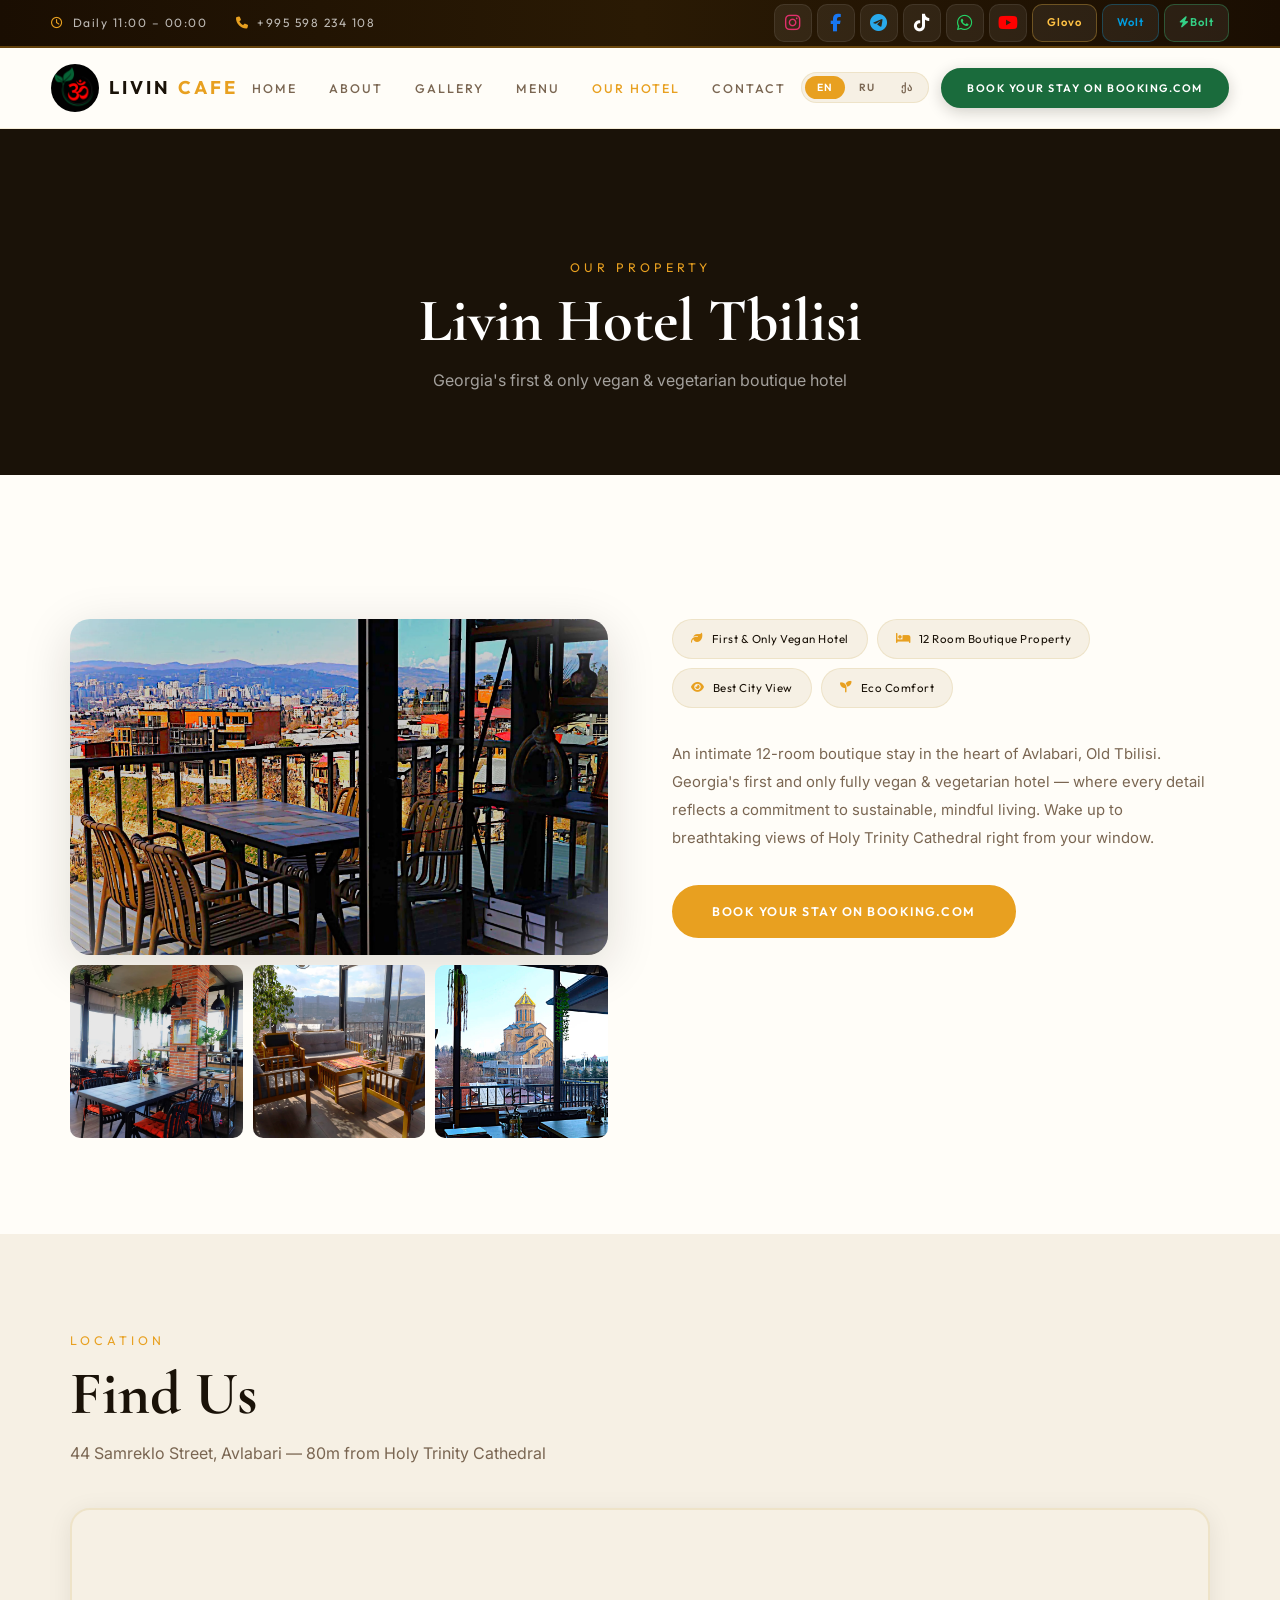
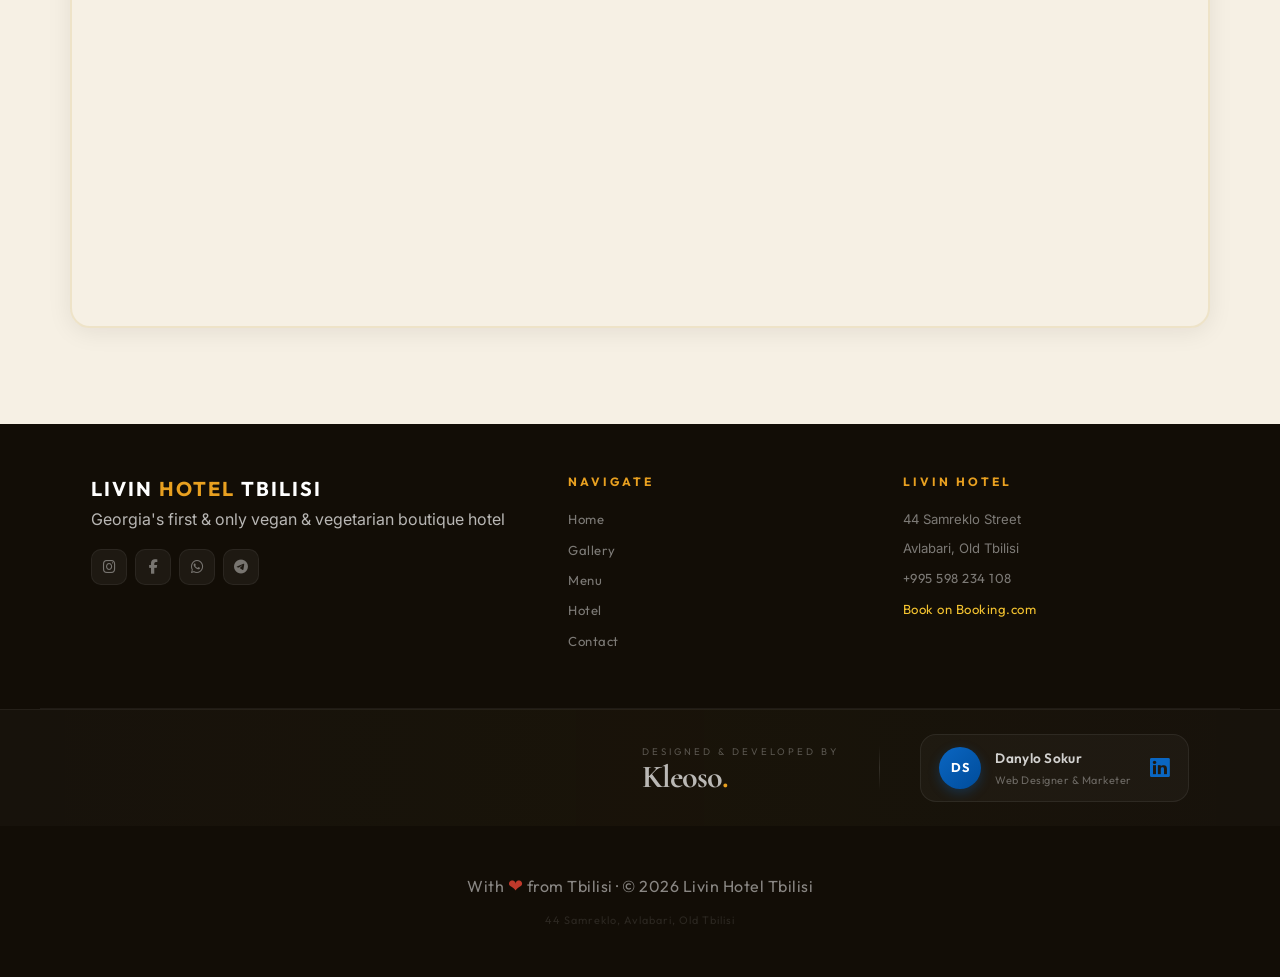
<file: hotel.html>
<!DOCTYPE html><html lang="en"><head>
  <!-- Google tag (gtag.js) -->
  <script async src="https://www.googletagmanager.com/gtag/js?id=G-5EV773RWT3"></script>
  <script>
    window.dataLayer = window.dataLayer || [];
    function gtag(){dataLayer.push(arguments);}
    gtag('js', new Date());
    gtag('config', 'G-5EV773RWT3');
  </script><meta charset="UTF-8"><meta name="viewport" content="width=device-width,initial-scale=1.0"><title>Livin Hotel Tbilisi — First Vegan Boutique Hotel</title><meta name="description" content="Livin Hotel Tbilisi — Georgia first and only vegan and vegetarian boutique hotel with panoramic views of Holy Trinity Cathedral."><link rel="icon" type="image/png" href="favicon.png">
  <link rel="shortcut icon" href="favicon.ico">
  <link rel="stylesheet" href="style.css"><link rel="stylesheet" href="https://cdnjs.cloudflare.com/ajax/libs/font-awesome/6.5.1/css/all.min.css"></head><body><div class="top-bar">
  <div class="top-bar-left">
    <span class="top-hours"><i class="far fa-clock"></i> <span data-i18n="topHours">Daily 11:00 – 00:00</span></span>
    <a href="tel:+995598234108" class="top-phone"><i class="fas fa-phone"></i> +995 598 234 108</a>
  </div>
  <div class="top-bar-right">
    <a href="https://www.instagram.com/livin.cafe.tbilisi/" target="_blank" class="tsoc ig"><i class="fab fa-instagram"></i></a>
    <a href="https://www.facebook.com/livincafetbilisi" target="_blank" class="tsoc fb"><i class="fab fa-facebook-f"></i></a>
    <a href="https://t.me/LivinCafeTbilisi" target="_blank" class="tsoc tg"><i class="fab fa-telegram-plane"></i></a>
    <a href="https://vt.tiktok.com/ZSCkWvCU8/" target="_blank" class="tsoc tt"><i class="fab fa-tiktok"></i></a>
    <a href="https://wa.me/995598234108" target="_blank" class="tsoc wa"><i class="fab fa-whatsapp"></i></a>
    <a href="https://www.youtube.com/@LivinCafeTbilisi" target="_blank" class="tsoc yt"><i class="fab fa-youtube"></i></a>
    <a href="https://glovoapp.com/ka/ge/tbilisi/stores/livin-cafe-tbilisi-tbi" target="_blank" class="tsoc tsoc-delivery glovo">Glovo</a>
    <a href="https://wolt.com/ka/geo/tbilisi/restaurant/livin-caf-tbilisi" target="_blank" class="tsoc tsoc-delivery wolt">Wolt</a>
    <a href="https://food.bolt.eu/en/15-tbilisi/p/682527-livin-cafe-tbilisi/" target="_blank" class="tsoc tsoc-delivery bolt"><i class="fas fa-bolt"></i> Bolt</a>
  </div>
</div>
<nav class="nav" id="nav">
  <a href="index.html" class="nav-logo"><div class="nav-logos-wrap"><img src="photos/logo-om.webp" alt="Livin Cafe Logo" class="nav-logo-img nav-logo-om" loading="eager" decoding="auto"></div><span class="nav-brand">LIVIN <em>CAFE</em></span></a>
  <ul class="nav-center">
    <li><a href="index.html" data-i18n="navHome">Home</a></li>
    <li><a href="index.html#about" data-i18n="navAbout">About</a></li>
    <li><a href="gallery.html" data-i18n="navGallery">Gallery</a></li>
    <li><a href="index.html#menu" data-i18n="navMenu">Menu</a></li>
    <li><a href="hotel.html" class="active" data-i18n="navHotel">Hotel</a></li>
    <li><a href="index.html#contact" data-i18n="navContact">Contact</a></li>
  </ul>
  <div class="nav-right">
    <div class="lang-toggle">
      <button class="lang-btn active" data-lang="en">EN</button>
      <button class="lang-btn" data-lang="ru">RU</button>
      <button class="lang-btn" data-lang="ka">ქა</button>
    </div>
    <a href="https://www.booking.com/Share-yC6wMX" target="_blank" class="nav-cta" data-i18n="hotelBtn">Book Now</a>
  </div>
  <button class="hamburger" id="hamburger"><span></span><span></span><span></span></button>
</nav>
<div class="mobile-nav" id="mobileNav">
  <a href="index.html">Home</a><a href="gallery.html">Gallery</a><a href="index.html#menu">Menu</a>
  <a href="hotel.html">Hotel</a><a href="index.html#contact">Contact</a>
  <a href="https://www.booking.com/Share-yC6wMX" target="_blank">Book Now</a>
  <div class="mobile-lang"><button class="lang-btn" data-lang="en">EN</button><button class="lang-btn" data-lang="ru">RU</button><button class="lang-btn" data-lang="ka">ქა</button></div>
</div><div class="page-hero">
  <div class="container">
    <span class="section-label" data-i18n="hotelLabel">Our Property</span>
    <h1 class="section-title" data-i18n="hotelTitle">Livin Hotel Tbilisi</h1>
    <p class="section-sub" data-i18n="hotelSub">Georgia's first &amp; only vegan &amp; vegetarian boutique hotel</p>
  </div>
</div>

<section style="background:var(--bg)">
  <div class="container">
    <div class="hotel-grid">
      <div class="hotel-gallery-wrap reveal">
        <img src="photos/rooftop-view.webp" class="hotel-img-main" alt="Hotel rooftop view" loading="lazy" decoding="async">
        <div class="hotel-img-row">
          <img src="photos/interior.webp" alt="Hotel interior" loading="lazy" decoding="async">
          <img src="photos/lounge.webp" alt="Hotel lounge" loading="lazy" decoding="async">
          <img src="photos/cathedral-view2.webp" alt="Cathedral view" loading="lazy" decoding="async">
        </div>
      </div>
      <div class="reveal">
        <div class="hotel-badges">
          <span class="hotel-badge"><i class="fas fa-leaf"></i> <span data-i18n="hb1">First &amp; Only Vegan Hotel</span></span>
          <span class="hotel-badge"><i class="fas fa-bed"></i> <span data-i18n="hb2">12 Room Boutique Property</span></span>
          <span class="hotel-badge"><i class="fas fa-eye"></i> <span data-i18n="hb3">Best City View</span></span>
          <span class="hotel-badge"><i class="fas fa-seedling"></i> <span data-i18n="hb4">Eco Comfort</span></span>
        </div>
        <p class="hotel-desc" data-i18n="hotelDesc">An intimate 12-room boutique stay nestled in the heart of Avlabari, Old Tbilisi. Livin Hotel is Georgia's first and only fully vegan &amp; vegetarian hotel — where every detail reflects a commitment to sustainable, mindful living. Wake up to breathtaking views of Holy Trinity Cathedral right from your window.</p>
        <a href="https://www.booking.com/Share-yC6wMX" target="_blank" class="btn-main" data-i18n="hotelBtn">Book Your Stay on Booking.com</a>
      </div>
    </div>
  </div>
</section>

<section style="background:var(--bg2)">
  <div class="container">
    <span class="section-label reveal">Location</span>
    <h2 class="section-title reveal">Find Us</h2>
    <p class="section-sub reveal">44 Samreklo Street, Avlabari — 80m from Holy Trinity Cathedral</p>
    <div class="map-wrap reveal" style="margin-top:2.5rem;height:420px">
      <iframe src="https://maps.google.com/maps?q=41.698880,44.814075&t=&z=17&ie=UTF8&iwloc=&output=embed" loading="lazy" title="Livin Hotel Map" allowfullscreen></iframe>
    </div>
  </div>
</section><footer class="footer">
  <div class="footer-top">
    <div class="footer-brand">
      <div class="footer-logo-text">LIVIN <em>HOTEL</em> TBILISI</div>
      <p data-i18n="hotelSub">Georgia's First &amp; Only Vegan Boutique Hotel</p>
      <div class="footer-socials-row">
        <a href="https://www.instagram.com/livin.cafe.tbilisi/" target="_blank"><i class="fab fa-instagram"></i></a>
        <a href="https://www.facebook.com/livincafetbilisi" target="_blank"><i class="fab fa-facebook-f"></i></a>
        <a href="https://wa.me/995598234108" target="_blank"><i class="fab fa-whatsapp"></i></a>
        <a href="https://t.me/LivinCafeTbilisi" target="_blank"><i class="fab fa-telegram-plane"></i></a>
      </div>
    </div>
    <div class="footer-col">
      <h5>Navigate</h5>
      <a href="index.html">Home</a><a href="gallery.html">Gallery</a>
      <a href="index.html#menu">Menu</a><a href="hotel.html">Hotel</a><a href="index.html#contact">Contact</a>
    </div>
    <div class="footer-col">
      <h5>Livin Hotel</h5>
      <p>44 Samreklo Street</p><p>Avlabari, Old Tbilisi</p>
      <p style="margin-top:.5rem"><a href="tel:+995598234108">+995 598 234 108</a></p>
      <p><a href="https://www.booking.com/Share-yC6wMX" target="_blank" style="color:var(--saffron-light)">Book on Booking.com</a></p>
    </div>
  </div>
  <!-- KLEOSO AGENCY STRIP -->
  <div class="kleoso-strip">
    <div class="kleoso-strip-inner">
      <div class="kleoso-strip-left">
        <span class="kleoso-strip-label">Designed &amp; Developed by</span>
        <a href="https://kleoso.com" target="_blank" class="kleoso-strip-brand">
          Kleoso<span class="kleoso-strip-dot">.</span>
        </a>
      </div>
      <div class="kleoso-strip-divider"></div>
      <a href="https://www.linkedin.com/in/danylosokur/" target="_blank" class="kleoso-strip-linkedin">
        <div class="kleoso-li-avatar">DS</div>
        <div class="kleoso-li-info">
          <span class="kleoso-li-name">Danylo Sokur</span>
          <span class="kleoso-li-role">Web Designer &amp; Marketer</span>
        </div>
        <div class="kleoso-li-icon"><i class="fab fa-linkedin"></i></div>
      </a>
    </div>
  </div>
  <div class="footer-bottom">
    <p>With <span class="heart">&#10084;</span> from Tbilisi &middot; &copy; 2026 Livin Hotel Tbilisi</p>
    <p style="font-size:.68rem;opacity:.5">44 Samreklo, Avlabari, Old Tbilisi</p>
  </div>
</footer>
<script src="script.js" defer></script></body></html>
</file>
<file: style.css>
@import url('https://fonts.googleapis.com/css2?family=Cormorant+Garamond:ital,wght@0,400;0,600;0,700;1,400;1,700&family=Inter:wght@300;400;500;600&family=Outfit:wght@300;400;500;600;700&display=swap');
:root{
  --green:#1a6b3c;--green-light:#2ecc71;--gold:#c9a84c;--saffron:#e8a020;--saffron-light:#f5c430;
  --bg:#fffdf8;--bg2:#f6f0e4;--bg3:#f0e8d5;--card:#ffffff;--dark:#1a1208;--dark2:#120d06;
  --text:#1a1208;--text-muted:#7a6652;--border:rgba(201,168,76,.18);
  --heading:'Cormorant Garamond',serif;--body:'Inter',sans-serif;--accent:'Outfit',sans-serif;
  --shadow:0 4px 24px rgba(26,18,8,.08);--shadow-lg:0 12px 50px rgba(26,18,8,.14)
}
*,*::before,*::after{margin:0;padding:0;box-sizing:border-box}
html{scroll-behavior:smooth}
body{font-family:var(--body);background:var(--bg);color:var(--text);overflow-x:hidden;line-height:1.7}
::-webkit-scrollbar{width:4px}::-webkit-scrollbar-track{background:var(--bg2)}::-webkit-scrollbar-thumb{background:var(--saffron);border-radius:3px}

/* Skip link for accessibility */
.skip-link {
  position: absolute;
  top: -40px;
  left: 0;
  background: var(--saffron);
  color: white;
  padding: 8px 16px;
  z-index: 1000;
  transition: top 0.3s;
  font-family: var(--accent);
  font-size: 0.875rem;
  border-radius: 0 0 8px 8px;
}

.skip-link:focus {
  top: 0;
}

/* Language button feedback */
.lang-btn {
  transition: all 0.3s ease;
  position: relative;
  overflow: hidden;
}

.lang-btn:active {
  transform: scale(0.95);
}

.lang-btn::after {
  content: '';
  position: absolute;
  top: 50%;
  left: 50%;
  width: 0;
  height: 0;
  background: rgba(255,255,255,0.2);
  border-radius: 50%;
  transform: translate(-50%, -50%);
  transition: width 0.3s ease, height 0.3s ease;
}

.lang-btn:active::after {
  width: 100px;
  height: 100px;
}

/* Make Reserve button more prominent */
.nav-cta {
  position: relative;
  overflow: hidden;
  font-weight: 700;
  box-shadow: 0 4px 15px rgba(26, 18, 8, 0.2);
}

.nav-cta:hover {
  box-shadow: 0 6px 20px rgba(26, 18, 8, 0.3);
  transform: translateY(-2px);
}

.nav-cta:active {
  transform: translateY(0);
}

/* Marquee accessibility controls */
.marquee {
  position: relative;
}

.marquee-controls {
  position: absolute;
  bottom: 10px;
  right: 15px;
  display: flex;
  gap: 8px;
  z-index: 10;
}

.marquee-btn {
  width: 32px;
  height: 32px;
  border-radius: 50%;
  background: rgba(255,255,255,0.1);
  border: 1px solid rgba(255,255,255,0.2);
  color: var(--saffron);
  display: flex;
  align-items: center;
  justify-content: center;
  cursor: pointer;
  transition: all 0.3s ease;
  font-size: 0.875rem;
}

.marquee-btn:hover {
  background: rgba(255,255,255,0.2);
  transform: scale(1.1);
}

.marquee-btn:active {
  transform: scale(0.9);
}

/* ─── TOP BAR ─── */
.top-bar{background:linear-gradient(90deg,#1a0e02 0%,#2a1a04 50%,#1a0e02 100%);border-bottom:2px solid rgba(232,160,32,.35);padding:.6rem 4%;display:flex;align-items:center;justify-content:space-between;position:sticky;top:0;z-index:200;height:48px}
.top-bar-left{display:flex;align-items:center;gap:1.8rem}
.top-hours,.top-phone{font-family:var(--accent);font-size:.75rem;color:rgba(255,255,255,.7);letter-spacing:1.5px;text-decoration:none;display:flex;align-items:center;gap:8px;transition:.3s}
.top-hours i{color:var(--saffron)}.top-phone i{color:var(--saffron)}
.top-phone:hover{color:var(--saffron-light)}
.top-bar-right{display:flex;align-items:center;gap:5px}
.tsoc{width:38px;height:38px;border-radius:10px;background:rgba(255,255,255,.07);display:flex;align-items:center;justify-content:center;text-decoration:none;color:rgba(255,255,255,.6);font-size:1.1rem;transition:.3s;border:1px solid rgba(255,255,255,.08)}
.tsoc:hover{transform:translateY(-2px);background:rgba(255,255,255,.14);border-color:rgba(255,255,255,.2)}
/* Original social brand colors */
.tsoc.ig:hover{color:#E1306C;border-color:#E1306C;background:rgba(225,48,108,.12)}
.tsoc.fb:hover{color:#1877F2;border-color:#1877F2;background:rgba(24,119,242,.12)}
.tsoc.tg:hover{color:#29A9EB;border-color:#29A9EB;background:rgba(41,169,235,.12)}
.tsoc.tt:hover{color:#fff;border-color:#fff;background:#000}
.tsoc.wa:hover{color:#25D366;border-color:#25D366;background:rgba(37,211,102,.12)}
.tsoc.yt:hover{color:#FF0000;border-color:#FF0000;background:rgba(255,0,0,.12)}
/* Default brand colors (visible without hover) */
.tsoc.ig{color:#E1306C}.tsoc.fb{color:#1877F2}.tsoc.tg{color:#29A9EB}
.tsoc.tt{color:#fff}.tsoc.wa{color:#25D366}.tsoc.yt{color:#FF0000}
.tsoc-delivery{width:auto;padding:0 14px;font-family:var(--accent);font-size:.7rem;font-weight:600;letter-spacing:1px;color:rgba(255,255,255,.7)!important}
.tsoc-delivery.glovo{color:#FFC244!important;border-color:rgba(255,194,68,.3)!important}
.tsoc-delivery.wolt{color:#009de0!important;border-color:rgba(0,157,224,.3)!important}
.tsoc-delivery.bolt{color:#34D186!important;border-color:rgba(52,209,134,.3)!important}

/* ─── NAV ─── */
.nav{position:sticky;top:48px;width:100%;z-index:100;padding:1rem 4%;display:flex;align-items:center;justify-content:space-between;background:rgba(255,253,248,.96);border-bottom:1px solid var(--border);transition:.4s}
.nav.scrolled{padding:.7rem 4%;box-shadow:var(--shadow)}
.page-hero,.marquee{margin-top:0}
.nav-logo{text-decoration:none;display:flex;align-items:center;gap:.6rem}
.nav-logos-wrap{display:flex;align-items:center;gap:4px}
.nav-logo-img{width:32px;height:32px;object-fit:contain;border-radius:50%;background:transparent}
.nav-logo-om{width:48px;height:48px}
.nav-brand{font-family:var(--accent);font-size:1.15rem;font-weight:700;color:var(--dark);letter-spacing:3px}
.nav-brand em{color:var(--saffron);font-style:normal}
.nav-center{display:flex;gap:2rem;list-style:none}
.nav-center a{text-decoration:none;color:var(--text-muted);font-size:.78rem;font-weight:500;letter-spacing:2px;text-transform:uppercase;transition:color .3s;font-family:var(--accent);position:relative}
.nav-center a:hover,.nav-center a.active{color:var(--saffron)}
.nav-center a::after{content:'';position:absolute;bottom:-4px;left:0;width:0;height:2px;background:var(--saffron);border-radius:2px;transition:width .3s}
.nav-center a:hover::after{width:100%}
.nav-right{display:flex;align-items:center;gap:.8rem}
.lang-toggle{display:flex;gap:2px;background:var(--bg2);border-radius:20px;padding:3px;border:1px solid var(--border)}
.lang-btn{padding:5px 12px;border-radius:16px;border:none;background:transparent;color:var(--text-muted);font-size:.65rem;font-weight:600;cursor:pointer;transition:.3s;font-family:var(--accent);letter-spacing:1px}
.lang-btn.active{background:var(--saffron);color:#fff}
.nav-cta{padding:9px 24px;border-radius:30px;background:var(--green);color:#fff;text-decoration:none;font-size:.68rem;font-weight:600;letter-spacing:1.5px;text-transform:uppercase;transition:.3s;font-family:var(--accent);border:2px solid var(--green)}
.nav-cta:hover{background:transparent;color:var(--green);border-color:var(--green)}
.hamburger{display:none;flex-direction:column;gap:5px;cursor:pointer;background:none;border:none;padding:4px}
.hamburger span{display:block;width:26px;height:2px;background:var(--dark);transition:.3s;border-radius:2px}
.hamburger.active span:nth-child(1){transform:rotate(45deg) translate(5px,5px)}
.hamburger.active span:nth-child(2){opacity:0}
.hamburger.active span:nth-child(3){transform:rotate(-45deg) translate(5px,-5px)}
.mobile-nav{display:none;position:fixed;inset:0;background:rgba(255,253,248,.98);z-index:999;flex-direction:column;justify-content:center;align-items:center;transform:translateX(100%);transition:transform .5s cubic-bezier(.16,1,.3,1)}
.mobile-nav.open{transform:translateX(0)}
.mobile-nav a{font-family:var(--heading);font-size:2.2rem;color:var(--dark);text-decoration:none;padding:.5rem;display:block;transition:.3s;font-weight:600}
.mobile-nav a:hover{color:var(--saffron)}
.mobile-lang{display:flex;gap:8px;margin-top:2rem}
.mobile-lang .lang-btn{padding:10px 22px;font-size:.85rem}

/* ─── HERO — BRIGHTER VIDEO ─── */
.hero{position:relative;height:100vh;min-height:700px;display:flex;align-items:flex-end;padding-bottom:7rem}
.hero-video-wrap{position:absolute;inset:0;overflow:hidden}
.hero-video{width:100%;height:100%;object-fit:cover}
.hero-overlay{position:absolute;inset:0;background:linear-gradient(180deg,rgba(0,0,0,.6) 0%,rgba(0,0,0,.6) 100%)}
.hero-content{position:relative;z-index:2;padding:0 6%;max-width:950px;width:100%}
.hero-label{font-family:var(--accent);font-size:.75rem;letter-spacing:4px;text-transform:uppercase;color:var(--saffron);margin-bottom:1.4rem;display:block;opacity:0;animation:fadeUp .8s .2s forwards}
.hero h1{font-family:var(--heading);font-size:clamp(3rem,6.5vw,5.5rem);font-weight:700;line-height:.96;letter-spacing:-2px;margin-bottom:1.8rem;opacity:0;animation:fadeUp .8s .4s forwards;color:#fff}
.hero h1 .green{color:var(--green-light)}.hero h1 .gold{color:var(--saffron-light)}
.hero-desc{font-size:clamp(1.05rem,1.5vw,1.2rem);color:rgba(255,255,255,.88);font-weight:400;max-width:580px;margin-bottom:3rem;line-height:1.85;opacity:0;animation:fadeUp .8s .6s forwards}
.hero-actions{display:flex;gap:1rem;flex-wrap:wrap;opacity:0;animation:fadeUp .8s .9s forwards}
.btn-main{padding:14px 38px;border-radius:50px;background:var(--saffron);color:#fff;text-decoration:none;font-size:.78rem;font-weight:600;letter-spacing:1.5px;text-transform:uppercase;transition:.3s;border:2px solid var(--saffron);font-family:var(--accent);display:inline-flex;align-items:center;gap:8px}
.btn-main:hover{background:transparent;color:var(--saffron);box-shadow:0 0 30px rgba(232,160,32,.2)}
.btn-ghost{padding:14px 38px;border-radius:50px;background:transparent;color:#fff;text-decoration:none;font-size:.78rem;font-weight:500;letter-spacing:1.5px;text-transform:uppercase;border:1px solid rgba(255,255,255,.3);transition:.3s;font-family:var(--accent)}
.btn-ghost:hover{border-color:var(--saffron);color:var(--saffron)}
.hero-scroll{position:absolute;bottom:2.5rem;left:50%;transform:translateX(-50%);z-index:2;display:flex;flex-direction:column;align-items:center;gap:6px;opacity:0;animation:fadeIn 1s 1.5s forwards}
.hero-scroll span{font-family:var(--accent);font-size:.58rem;letter-spacing:4px;text-transform:uppercase;color:rgba(255,255,255,.5)}
.hero-scroll-line{width:1px;height:32px;background:linear-gradient(180deg,var(--saffron),transparent);animation:pulse 2s infinite}

/* ─── MARQUEE ─── */
.marquee{overflow:hidden;padding:1.2rem 0;background:var(--dark);border-top:2px solid rgba(232,160,32,.2);border-bottom:2px solid rgba(232,160,32,.2)}
.marquee-track{display:flex;gap:2.5rem;animation:scroll 28s linear infinite;width:max-content}
.marquee-item{white-space:nowrap;font-family:var(--heading);font-size:1.05rem;color:rgba(255,255,255,.45);display:flex;align-items:center;gap:.8rem}
.marquee-item .dot{width:5px;height:5px;border-radius:50%;background:var(--saffron)}

/* ─── SECTIONS ─── */
section{padding:6rem 2rem;contain:layout style}
section:nth-of-type(even){background:var(--bg2)}
.container{max-width:1140px;margin:0 auto}
.section-label{font-family:var(--accent);font-size:.78rem;letter-spacing:4px;text-transform:uppercase;color:var(--saffron);margin-bottom:.6rem;display:block}
.section-title{font-family:var(--heading);font-size:clamp(2.4rem,5vw,3.8rem);font-weight:700;line-height:1.08;color:var(--dark);margin-bottom:.8rem}
.section-sub{color:var(--text-muted);font-size:1rem;max-width:520px;font-weight:400;line-height:1.8}

/* ─── ABOUT ─── */
.about-grid{display:grid;grid-template-columns:1fr 1.1fr;gap:5rem;align-items:center;margin-top:3rem}
.about-img{border-radius:20px;overflow:hidden;aspect-ratio:4/5;box-shadow:var(--shadow-lg)}
.about-img img{width:100%;height:100%;object-fit:cover;transition:transform .6s}
.about-img:hover img{transform:scale(1.03)}
.about-body p{color:var(--text-muted);font-size:1rem;line-height:1.9;margin-bottom:1.5rem;font-weight:400}
.about-body blockquote{font-family:var(--heading);font-size:1.5rem;font-style:italic;color:var(--saffron);line-height:1.6;margin:2rem 0;padding-left:1.5rem;border-left:3px solid var(--saffron)}
.values{list-style:none;display:grid;grid-template-columns:1fr 1fr;gap:.7rem;margin:1.5rem 0}
.values li{display:flex;align-items:center;gap:10px;font-size:.95rem;color:var(--text-muted);font-weight:400}
.check{width:22px;height:22px;min-width:22px;border-radius:50%;background:rgba(232,160,32,.1);color:var(--saffron);display:flex;align-items:center;justify-content:center;font-size:.65rem;border:1px solid rgba(232,160,32,.25)}

/* ─── OWNER ─── */
.owner-section{background:var(--bg2);padding:4rem 2rem}
.owner-card{max-width:800px;margin:0 auto;display:flex;align-items:center;gap:3rem;background:var(--card);border:1px solid var(--border);border-radius:24px;padding:3rem;box-shadow:var(--shadow)}
.owner-photo{flex-shrink:0}
.owner-initials{width:100px;height:100px;border-radius:50%;background:linear-gradient(135deg,var(--saffron),var(--gold));display:flex;align-items:center;justify-content:center;font-family:var(--heading);font-size:2.2rem;font-weight:700;color:#fff}
.owner-info .section-label{margin-bottom:.3rem}
.owner-info h3{font-family:var(--heading);font-size:2.2rem;font-weight:700;color:var(--dark);margin-bottom:.8rem}
.owner-info p{color:var(--text-muted);font-size:.88rem;line-height:1.8;margin-bottom:1.2rem}
.owner-linkedin{display:inline-flex;align-items:center;gap:8px;padding:11px 26px;border-radius:30px;background:rgba(10,102,194,.08);color:#0a66c2;text-decoration:none;font-size:.78rem;font-weight:600;letter-spacing:1px;border:1px solid rgba(10,102,194,.2);transition:.3s;font-family:var(--accent)}
.owner-linkedin:hover{background:rgba(10,102,194,.15);transform:translateY(-2px)}

/* ─── MISSION (NEW) ─── */
.mission-section{background:var(--bg);padding:6rem 2rem;position:relative;overflow:hidden}
.mission-section::before{content:'';position:absolute;top:-80px;right:-80px;width:300px;height:300px;border-radius:50%;background:radial-gradient(circle,rgba(74,140,60,.06) 0%,transparent 70%);pointer-events:none}
.mission-section::after{content:'';position:absolute;bottom:-80px;left:-80px;width:250px;height:250px;border-radius:50%;background:radial-gradient(circle,rgba(232,160,32,.05) 0%,transparent 70%);pointer-events:none}
.mission-inner{max-width:820px;margin:0 auto;text-align:center;position:relative;z-index:1}
.mission-icon{font-size:3rem;margin-bottom:1.5rem;display:block}
.mission-inner .section-title{margin-bottom:1.5rem}
.mission-text{font-size:1.08rem;color:var(--text-muted);line-height:2;font-weight:300;max-width:680px;margin:0 auto 2.5rem}
.mission-pillars{display:flex;gap:2rem;justify-content:center;flex-wrap:wrap}
.mission-pillar{display:flex;align-items:center;gap:10px;padding:12px 24px;background:var(--card);border:1px solid var(--border);border-radius:50px;font-family:var(--accent);font-size:.8rem;font-weight:500;color:var(--text);box-shadow:var(--shadow);transition:.3s;letter-spacing:.5px}
.mission-pillar:hover{transform:translateY(-3px);box-shadow:var(--shadow-lg);border-color:rgba(232,160,32,.3)}
.mission-pillar i{color:var(--saffron);font-size:1rem}

/* ─── PHOTO BREAK ─── */
.photo-break{position:relative;height:60vh;min-height:420px;overflow:hidden;display:flex;align-items:center;justify-content:center}
.photo-break img{position:absolute;inset:0;width:100%;height:100%;object-fit:cover;filter:brightness(.42);transition:transform 8s ease}
.photo-break:hover img{transform:scale(1.04)}
.photo-break-overlay{position:absolute;inset:0;background:linear-gradient(180deg,rgba(26,18,8,.3) 0%,transparent 18%,transparent 82%,rgba(26,18,8,.3) 100%)}
.photo-break-text{position:relative;z-index:2;text-align:center;max-width:760px;padding:0 2rem}
.photo-break-text blockquote{font-family:var(--heading);font-size:clamp(1.8rem,3.8vw,3rem);font-style:italic;color:#fff;line-height:1.4;font-weight:600;text-shadow:0 2px 20px rgba(0,0,0,.4)}
.photo-break-text cite{display:block;margin-top:1.2rem;font-family:var(--accent);font-size:.78rem;letter-spacing:3px;text-transform:uppercase;color:var(--saffron);font-style:normal}

/* ─── MENU ─── */
.menu-tabs{display:flex;gap:.5rem;flex-wrap:wrap;margin:2.5rem 0 2rem;border-bottom:2px solid var(--border);padding-bottom:1rem}
.tab-btn{padding:9px 22px;border-radius:30px;border:1px solid var(--border);background:var(--card);color:var(--text-muted);font-size:.8rem;font-weight:500;letter-spacing:1.5px;text-transform:uppercase;cursor:pointer;transition:.3s;font-family:var(--accent)}
.tab-btn:hover{border-color:var(--saffron);color:var(--saffron)}
.tab-btn.active{background:var(--saffron);border-color:var(--saffron);color:#fff}
.menu-panel{display:none}.menu-panel.active{display:block}
.menu-grid{display:grid;grid-template-columns:repeat(3,1fr);gap:1rem}
.menu-card{background:var(--card);border:1px solid var(--border);border-radius:16px;padding:1.4rem;display:flex;justify-content:space-between;align-items:flex-start;gap:1rem;transition:.3s;box-shadow:var(--shadow)}
.menu-card:hover{transform:translateY(-3px);box-shadow:var(--shadow-lg);border-color:rgba(232,160,32,.3)}
.menu-card-body h4{font-family:var(--heading);font-size:1.1rem;font-weight:600;color:var(--dark);margin-bottom:.3rem}
.mc-desc{font-size:.85rem;color:var(--text-muted);line-height:1.6}
.mc-price{font-family:var(--accent);font-size:.9rem;font-weight:700;color:var(--saffron);white-space:nowrap}
.tag-v{font-size:.65rem;padding:3px 8px;border-radius:8px;vertical-align:middle;font-family:var(--accent);margin-left:5px;background:rgba(46,204,113,.1);color:var(--green);border:1px solid rgba(46,204,113,.2)}
.tag-vg{font-size:.65rem;padding:3px 8px;border-radius:8px;vertical-align:middle;font-family:var(--accent);margin-left:5px;background:rgba(201,168,76,.1);color:#9a7a20;border:1px solid rgba(201,168,76,.2)}
.menu-cta{text-align:center;padding:3rem 2rem;background:var(--bg2);border-radius:24px;border:1px solid var(--border);max-width:600px;margin:3rem auto 0;box-shadow:var(--shadow)}
.menu-cta p{color:var(--text-muted);font-size:.9rem;margin-bottom:2rem;line-height:1.8}

/* ─── CONTACT ─── */
.contact-grid{display:grid;grid-template-columns:1fr 1fr;gap:3rem;margin-top:3rem}
.contact-cards{display:flex;flex-direction:column;gap:.8rem}
.c-card{background:var(--card);border:1px solid var(--border);border-radius:16px;padding:1.4rem;display:flex;align-items:flex-start;gap:1rem;transition:.3s;box-shadow:var(--shadow)}
.c-card:hover{transform:translateY(-2px);box-shadow:var(--shadow-lg)}
.c-icon{width:42px;height:42px;min-width:42px;border-radius:12px;background:rgba(232,160,32,.1);display:flex;align-items:center;justify-content:center;color:var(--saffron);font-size:1.05rem}
.c-card h4{font-family:var(--accent);font-size:.75rem;text-transform:uppercase;letter-spacing:2px;color:var(--text-muted);margin-bottom:3px}
.c-card p{font-size:.88rem;color:var(--text)}
.c-card a{color:var(--green);text-decoration:none}.c-card a:hover{color:var(--saffron)}
.c-note{font-size:.75rem;color:var(--text-muted);margin-top:3px}
.delivery-links{display:flex;gap:.6rem;margin-top:.6rem;flex-wrap:wrap}
.delivery-pill{display:inline-flex;align-items:center;gap:6px;padding:9px 22px;border-radius:30px;text-decoration:none;font-family:var(--accent);font-size:.76rem;font-weight:600;letter-spacing:.5px;transition:.3s}
.glovo-pill{background:rgba(255,149,0,.1);color:#e68a00;border:2px solid rgba(255,149,0,.25)}
.glovo-pill:hover{background:rgba(255,149,0,.18);transform:translateY(-2px)}
.wolt-pill{background:rgba(0,157,224,.1);color:#009de0;border:2px solid rgba(0,157,224,.25)}
.wolt-pill:hover{background:rgba(0,157,224,.18);transform:translateY(-2px)}
.bolt-pill{background:rgba(52,209,134,.1);color:#1aab5f;border:2px solid rgba(52,209,134,.25)}
.bolt-pill:hover{background:rgba(52,209,134,.18);transform:translateY(-2px)}
.map-wrap{border-radius:20px;overflow:hidden;height:100%;min-height:420px;border:2px solid var(--border);box-shadow:var(--shadow)}
.map-wrap iframe{width:100%;height:100%;border:none}

/* ─── GALLERY PAGE ─── */
.page-hero{background:var(--dark);padding:8rem 4% 5rem;text-align:center}
.page-hero .section-label{color:var(--saffron)}
.page-hero .section-title{color:#fff}
.page-hero .section-sub{color:rgba(255,255,255,.6);margin:0 auto}
.gallery-grid{display:grid;grid-template-columns:repeat(4,1fr);gap:8px;padding:8px}
.gi{overflow:hidden;border-radius:10px;cursor:zoom-in;position:relative}
.gi img{width:100%;height:100%;display:block;transition:transform .5s ease;aspect-ratio:4/3;object-fit:cover}
.gi:hover img{transform:scale(1.05)}

/* Gallery lightbox */
.lightbox{position:fixed;inset:0;background:rgba(0,0,0,.92);z-index:2000;display:none;align-items:center;justify-content:center;cursor:zoom-out;backdrop-filter:blur(8px);-webkit-backdrop-filter:blur(8px)}
.lightbox.active{display:flex}
.lightbox img{max-width:90vw;max-height:90vh;border-radius:12px;box-shadow:0 20px 80px rgba(0,0,0,.5);object-fit:contain}
.lightbox-close{position:absolute;top:24px;right:32px;font-size:2rem;color:#fff;cursor:pointer;opacity:.7;transition:.3s;background:none;border:none;font-family:var(--accent)}
.lightbox-close:hover{opacity:1;transform:scale(1.1)}

/* ─── HOTEL PAGE ─── */
.hotel-grid{display:grid;grid-template-columns:1fr 1fr;gap:4rem;align-items:start;margin-top:3rem}
.hotel-gallery-wrap{display:flex;flex-direction:column;gap:.6rem}
.hotel-img-main{width:100%;border-radius:20px;aspect-ratio:16/10;object-fit:cover;box-shadow:var(--shadow-lg)}
.hotel-img-row{display:grid;grid-template-columns:repeat(3,1fr);gap:.6rem}
.hotel-img-row img{width:100%;border-radius:10px;aspect-ratio:1;object-fit:cover;transition:.3s}
.hotel-img-row img:hover{transform:scale(1.03);box-shadow:var(--shadow)}
.hotel-badges{display:flex;flex-wrap:wrap;gap:.6rem;margin-bottom:2rem}
.hotel-badge{display:flex;align-items:center;gap:8px;padding:9px 18px;background:var(--bg2);border:1px solid var(--border);border-radius:30px;font-family:var(--accent);font-size:.72rem;color:var(--dark);letter-spacing:.5px}
.hotel-badge i{color:var(--saffron)}
.hotel-desc{color:var(--text-muted);font-size:.93rem;line-height:1.9;margin-bottom:2rem}

/* ─── FOOTER ─── */
.footer{background:var(--dark2);color:rgba(255,255,255,.7);padding:0}
.footer-top{border-bottom:1px solid rgba(255,255,255,.06);padding:3rem 4%;display:grid;grid-template-columns:1.5fr 1fr 1fr;gap:3rem;max-width:1200px;margin:0 auto}
.footer-brand .footer-logo-text{font-family:var(--accent);font-size:1.25rem;font-weight:700;letter-spacing:2px;color:#fff}
.footer-brand .footer-logo-text em{color:var(--saffron);font-style:normal}
.footer-tagline-main{font-size:.92rem;color:rgba(255,255,255,.7);margin-top:.5rem;line-height:1.6;font-weight:400}
.footer-tagline-sub{font-size:.78rem;color:rgba(255,255,255,.35);margin-bottom:1rem;letter-spacing:.5px}
.google-review-btn{display:inline-flex;align-items:center;gap:10px;background:#fff;color:#3c4043;text-decoration:none;padding:10px 18px;border-radius:30px;font-family:var(--accent);font-size:.78rem;font-weight:600;letter-spacing:.3px;margin-bottom:1.2rem;transition:.3s;box-shadow:0 2px 10px rgba(0,0,0,.2)}
.google-review-btn:hover{transform:translateY(-2px);box-shadow:0 4px 16px rgba(0,0,0,.3)}
.footer-col h5{font-family:var(--accent);font-size:.75rem;letter-spacing:3px;text-transform:uppercase;color:var(--saffron);margin-bottom:1rem}
.footer-col a{display:block;text-decoration:none;color:rgba(255,255,255,.45);font-size:.82rem;font-family:var(--accent);letter-spacing:.5px;margin-bottom:.5rem;transition:.3s}
.footer-col a:hover{color:var(--saffron-light)}
.footer-col p{font-size:.82rem;color:rgba(255,255,255,.45);margin-bottom:.4rem}
.footer-socials-row{display:flex;gap:.5rem;flex-wrap:wrap;margin-top:1rem}
.footer-socials-row a{width:36px;height:36px;border-radius:10px;background:rgba(255,255,255,.05);border:1px solid rgba(255,255,255,.06);display:flex;align-items:center;justify-content:center;text-decoration:none;color:rgba(255,255,255,.4);font-size:.9rem;transition:.3s}
.footer-socials-row a:hover{color:var(--saffron-light);border-color:rgba(232,160,32,.3);background:rgba(232,160,32,.08)}
.footer-bottom{padding:2.8rem 4% 3rem;display:flex;flex-direction:column;align-items:center;justify-content:center;text-align:center;gap:.6rem;max-width:1200px;margin:0 auto}
.footer-bottom p:first-child{font-size:1rem;color:rgba(255,255,255,.5);font-family:var(--accent);letter-spacing:.5px;font-weight:400}
.footer-bottom p+p{font-size:.75rem;color:rgba(255,255,255,.22);font-family:var(--accent);letter-spacing:1px}
.footer-bottom .heart{color:#c0392b;font-size:1.1rem}

/* ─── KLEOSO AGENCY STRIP ─── */
.kleoso-strip{
  border-top:1px solid rgba(255,255,255,.06);
  background:linear-gradient(90deg,rgba(255,255,255,.02) 0%,rgba(201,168,76,.04) 50%,rgba(255,255,255,.02) 100%);
  padding:.1rem 0;
}
.kleoso-strip-inner{
  max-width:1200px;margin:0 auto;padding:1.4rem 4%;
  display:flex;align-items:center;gap:2.5rem;
  justify-content:flex-end;
}
/* Left: "Designed by Kleoso" */
.kleoso-strip-left{
  display:flex;flex-direction:column;align-items:flex-start;gap:2px;
}
.kleoso-strip-label{
  font-family:var(--accent);font-size:.6rem;letter-spacing:3px;
  text-transform:uppercase;color:rgba(255,255,255,.28);
}
.kleoso-strip-brand{
  font-family:var(--heading);font-size:2rem;font-weight:700;
  color:rgba(255,255,255,.7);text-decoration:none;letter-spacing:-1px;
  line-height:1;transition:color .3s ease;display:block;
}
.kleoso-strip-brand:hover{color:#fff;}
.kleoso-strip-dot{color:var(--saffron);transition:text-shadow .3s;}
.kleoso-strip-brand:hover .kleoso-strip-dot{text-shadow:0 0 12px rgba(232,160,32,.7);}

/* Divider */
.kleoso-strip-divider{
  width:1px;height:44px;
  background:linear-gradient(180deg,transparent,rgba(255,255,255,.12),transparent);
  flex-shrink:0;
}

/* Right: LinkedIn card */
.kleoso-strip-linkedin{
  display:flex;align-items:center;gap:14px;
  text-decoration:none;padding:12px 18px;border-radius:16px;
  border:1px solid rgba(255,255,255,.07);
  background:rgba(255,255,255,.03);
  transition:all .35s cubic-bezier(.16,1,.3,1);
  position:relative;overflow:hidden;
}
.kleoso-strip-linkedin::before{
  content:'';position:absolute;inset:0;
  background:linear-gradient(135deg,rgba(10,102,194,.12),transparent);
  opacity:0;transition:opacity .35s;
}
.kleoso-strip-linkedin:hover{
  border-color:rgba(10,102,194,.4);
  background:rgba(10,102,194,.07);
  transform:translateY(-2px);
  box-shadow:0 8px 28px rgba(0,0,0,.3);
}
.kleoso-strip-linkedin:hover::before{opacity:1;}
.kleoso-li-avatar{
  width:42px;height:42px;border-radius:50%;flex-shrink:0;
  background:linear-gradient(135deg,#0a66c2,#004c9a);
  display:flex;align-items:center;justify-content:center;
  font-family:var(--accent);font-size:.8rem;font-weight:700;
  color:#fff;letter-spacing:.5px;
  box-shadow:0 4px 12px rgba(10,102,194,.3);
}
.kleoso-li-info{display:flex;flex-direction:column;gap:1px;}
.kleoso-li-name{
  font-family:var(--accent);font-size:.85rem;font-weight:600;
  color:rgba(255,255,255,.8);letter-spacing:.3px;
  transition:color .3s;
}
.kleoso-strip-linkedin:hover .kleoso-li-name{color:#fff;}
.kleoso-li-role{
  font-family:var(--accent);font-size:.68rem;
  color:rgba(255,255,255,.35);letter-spacing:.5px;
}
.kleoso-li-icon{
  font-size:1.4rem;color:#0a66c2;margin-left:4px;
  transition:transform .3s,color .3s;flex-shrink:0;
}
.kleoso-strip-linkedin:hover .kleoso-li-icon{
  color:#4da3f5;transform:scale(1.15);
}

/* Mobile */
@media(max-width:600px){
  .kleoso-strip-inner{flex-wrap:wrap;gap:1.2rem;justify-content:center;padding:1.2rem 1.5rem;}
  .kleoso-strip-divider{width:60px;height:1px;background:linear-gradient(90deg,transparent,rgba(255,255,255,.12),transparent);}
  .kleoso-strip-left{align-items:center;}
  .kleoso-strip-brand{font-size:1.6rem;}
}

.hero-location{display:inline-flex;align-items:center;gap:8px;background:rgba(255,255,255,.1);border:1px solid rgba(255,255,255,.2);color:rgba(255,255,255,.9);padding:10px 20px;border-radius:30px;font-size:.88rem;font-weight:400;margin-bottom:2rem;backdrop-filter:blur(8px);-webkit-backdrop-filter:blur(8px);opacity:0;animation:fadeUp .8s .7s forwards;letter-spacing:.3px}
.hero-location svg{width:16px;height:16px;stroke:var(--saffron);flex-shrink:0}

/* ─── ANIMATIONS ─── */
@keyframes fadeUp{from{opacity:0;transform:translateY(30px)}to{opacity:1;transform:translateY(0)}}
@keyframes fadeIn{from{opacity:0}to{opacity:1}}
@keyframes pulse{0%,100%{opacity:1;height:32px}50%{opacity:.3;height:18px}}
@keyframes scroll{from{transform:translateX(0)}to{transform:translateX(-50%)}}
.reveal{opacity:0;transform:translateY(28px);transition:opacity .55s cubic-bezier(.16,1,.3,1), transform .55s cubic-bezier(.16,1,.3,1)}
.reveal.vis{opacity:1;transform:translateY(0)}
/* Images inside reveal containers are ALWAYS visible regardless of JS */
.reveal img, .reveal video, img.reveal, video.reveal{opacity:1!important;transform:none!important}

/* ─── RESPONSIVE ─── */
@media(max-width:1024px){
  .menu-grid{grid-template-columns:1fr 1fr}
  .hotel-grid{grid-template-columns:1fr}
  .about-grid{grid-template-columns:1fr;gap:2.5rem}
  .about-img{max-height:400px;aspect-ratio:16/10}
  .gallery-grid{grid-template-columns:repeat(3,1fr)}
  .footer-top{grid-template-columns:1fr}
  .mission-pillars{gap:1rem}
}
@media(max-width:900px){
  .nav-center,.nav-right{display:none}
  .hamburger{display:flex}
  .mobile-nav{display:flex}
  .contact-grid{grid-template-columns:1fr}
  .top-bar-left{display:none}
}
@media(max-width:600px){
  section{padding:4rem 1.2rem}
  .hero{padding-bottom:4rem;min-height:100svh;padding-top:0}
  .hero-content{padding:0 1.4rem}
  .hero-label{font-size:.68rem;letter-spacing:3px}
  .hero h1{font-size:clamp(3rem,14vw,5rem);letter-spacing:-1px}
  .hero-desc{font-size:.95rem}
  .hero-location{font-size:.78rem;padding:8px 14px}
  .hero-actions{gap:.8rem}
  .btn-main,.btn-ghost{padding:12px 24px;font-size:.72rem}
  .top-bar{display:none}
  .nav{top:0;padding:14px 20px}
  .nav.scrolled{padding:12px 20px}
  .nav-cta{padding:8px 14px;font-size:.6rem;letter-spacing:.5px}
  .marquee-item{font-size:.85rem}
  .menu-grid{grid-template-columns:1fr}
  .gallery-grid{grid-template-columns:repeat(2,1fr);gap:5px;padding:5px}
  .owner-card{flex-direction:column;text-align:center;padding:1.8rem 1.2rem}
  .owner-initials{margin:0 auto}
  .footer-top{grid-template-columns:1fr;gap:2rem;padding:2.5rem 1.5rem}
  .footer-bottom{flex-direction:column;gap:.5rem;text-align:center;padding:1rem 1.5rem}
  .mission-pillars{gap:.7rem}
  .mission-pillar{padding:9px 16px;font-size:.75rem}
  .contact-grid{grid-template-columns:1fr}
  .contact-map{min-height:280px}
  .menu-tabs{gap:.4rem}
  .tab-btn{padding:7px 14px;font-size:.72rem;letter-spacing:1px}
  .delivery-pill{padding:8px 16px;font-size:.72rem}
  .hero-scroll{display:none}
  .about-grid{grid-template-columns:1fr;gap:2rem}
  .about-img{aspect-ratio:16/9}
  .values{grid-template-columns:1fr}
  .photo-break{height:auto;min-height:320px;padding:3rem 1rem}
  .photo-break-text blockquote{font-size:1.4rem}
  .section-title{font-size:clamp(2rem,8vw,2.8rem)}
}
</file>
